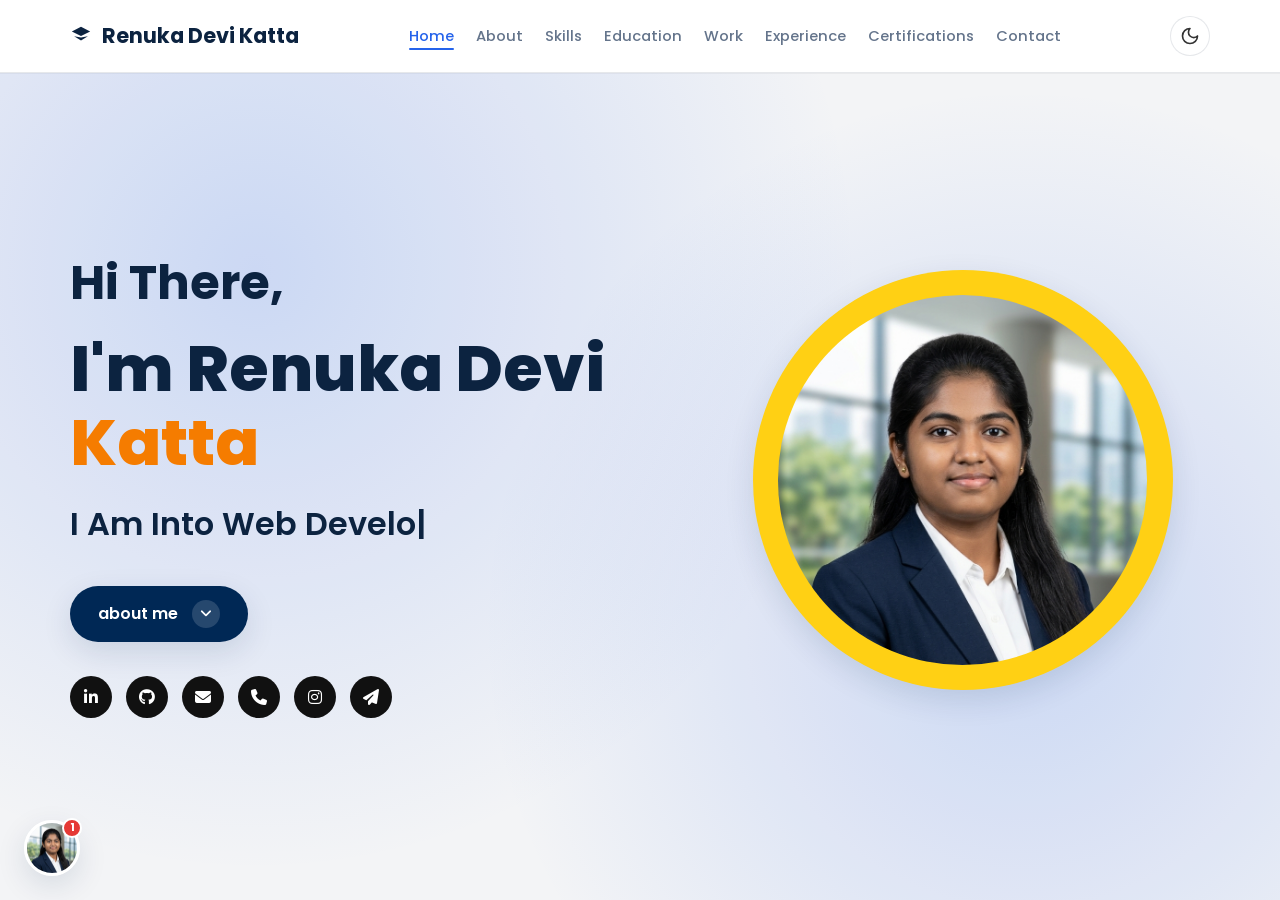
<file: index.html>
<!DOCTYPE html>
<html lang="en">

<head>
    <meta charset="UTF-8">
    <meta name="viewport" content="width=device-width, initial-scale=1.0">
    <title>Renuka Devi Katta | Home</title>
    <meta name="description"
        content="Portfolio of Renuka Devi Katta — Full-stack developer and machine learning enthusiast.">
    <link rel="preconnect" href="https://fonts.googleapis.com">
    <link rel="preconnect" href="https://fonts.gstatic.com" crossorigin>
    <link href="https://fonts.googleapis.com/css2?family=Poppins:wght@400;500;600;700;800&display=swap"
        rel="stylesheet">
    <link rel="stylesheet" href="https://cdnjs.cloudflare.com/ajax/libs/font-awesome/6.5.1/css/all.min.css">
    <link rel="stylesheet" href="portfolio.css">
    <script>(function () { var t = localStorage.getItem("portfolio-theme"); t = (t === "dark") ? "dark" : "light"; document.documentElement.setAttribute("data-theme", t); })();</script>
</head>

<body>
    <header class="site-header">
        <div class="container header-inner">
            <a href="index.html" class="brand">
                <span class="brand-icon" aria-hidden="true">
                    <svg viewBox="0 0 24 24" width="22" height="22" fill="currentColor">
                        <path
                            d="M12 2L2 7l10 5 10-5-10-5zm0 8.5L4.5 7.8 12 12l7.5-4.2L12 10.5zm0 3L4.5 12.3 12 17l7.5-4.7L12 13.5z" />
                    </svg>
                </span>
                Renuka Devi Katta
            </a>
            <nav aria-label="Main navigation">
                <ul class="nav-menu">
                    <li><a href="index.html" class="active">Home</a></li>
                    <li><a href="about.html">About</a></li>
                    <li><a href="skills.html">Skills</a></li>
                    <li><a href="education.html">Education</a></li>
                    <li><a href="projects.html">Work</a></li>
                    <li><a href="experience.html">Experience</a></li>
                    <li><a href="certifications.html">Certifications</a></li>
                    <li><a href="contact.html">Contact</a></li>
                </ul>
            </nav>
            <div class="theme-switcher">
                <button type="button" class="theme-toggle-btn" id="theme-toggle" title="Toggle theme"
                    aria-label="Toggle theme">
                    <svg class="theme-icon sun-icon" viewBox="0 0 24 24" width="20" height="20" fill="none"
                        stroke="currentColor" stroke-width="2" stroke-linecap="round" stroke-linejoin="round">
                        <circle cx="12" cy="12" r="4"></circle>
                        <path
                            d="M12 2v2M12 20v2M4.93 4.93l1.41 1.41M17.66 17.66l1.41 1.41M2 12h2M20 12h2M6.34 17.66l-1.41 1.41M19.07 4.93l-1.41 1.41">
                        </path>
                    </svg>
                    <svg class="theme-icon moon-icon" viewBox="0 0 24 24" width="20" height="20" fill="none"
                        stroke="currentColor" stroke-width="2" stroke-linecap="round" stroke-linejoin="round">
                        <path d="M12 3a6 6 0 0 0 9 9 9 9 0 1 1-9-9z"></path>
                    </svg>
                </button>
            </div>
        </div>
    </header>

    <main class="home-hero">
        <div class="network-bg" aria-hidden="true"></div>
        <div class="container hero-grid">
            <div class="hero-content">
                <p class="greeting">Hi There,</p>
                <h1>I'm Renuka Devi <span class="name-highlight">Katta</span></h1>
                <p class="role-line">
                    I Am Into <span class="typing-text" id="typing-text"></span><span class="typing-cursor">|</span>
                </p>
                <a href="about.html" class="about-btn">
                    about me
                    <span class="btn-arrow"><i class="fa-solid fa-angle-down"></i></span>
                </a>
                <div class="social-links">
                    <a href="https://www.linkedin.com/in/renuka-devi-5352342a4/" target="_blank"
                        rel="noopener noreferrer" aria-label="LinkedIn"><i class="fa-brands fa-linkedin-in"></i></a>
                    <a href="https://github.com/Renukadevi9" target="_blank" rel="noopener noreferrer"
                        aria-label="GitHub"><i class="fa-brands fa-github"></i></a>
                    <a href="mailto:kattarenukadevi757@gmail.com" aria-label="Email"><i
                            class="fa-solid fa-envelope"></i></a>
                    <a href="tel:+918688977588" aria-label="Phone"><i class="fa-solid fa-phone"></i></a>
                    <a href="https://www.instagram.com/renukadevikatta09/" target="_blank" rel="noopener noreferrer"
                        aria-label="Instagram"><i class="fa-brands fa-instagram"></i></a>
                    <a href="contact.html" aria-label="Contact"><i class="fa-solid fa-paper-plane"></i></a>
                </div>
            </div>
            <div class="hero-visual">
                <div class="avatar-ring">
                    <div class="avatar-circle">
                        <img src="renuai.png" alt="Renuka Devi Katta" class="avatar-img">
                    </div>
                </div>
            </div>
        </div>
    </main>

    <a href="contact.html" class="chat-fab" aria-label="Contact me">
        <span class="chat-avatar">
            <img src="renuai.png" alt="Renuka Devi Katta"
                style="width: 100%; height: 100%; object-fit: cover; display: block;">
        </span>
        <span class="chat-badge">1</span>
    </a>

    <script src="theme.js"></script>
    <script>
        const words = ["Web Development", "Full Stack Development", "Machine Learning"];
        const typingEl = document.getElementById("typing-text");
        let wordIndex = 0;
        let charIndex = 0;
        let deleting = false;

        function typeEffect() {
            const currentWord = words[wordIndex];
            if (!deleting) {
                typingEl.textContent = currentWord.slice(0, charIndex + 1);
                charIndex++;
                if (charIndex === currentWord.length) {
                    deleting = true;
                    setTimeout(typeEffect, 1800);
                    return;
                }
            } else {
                typingEl.textContent = currentWord.slice(0, charIndex - 1);
                charIndex--;
                if (charIndex === 0) {
                    deleting = false;
                    wordIndex = (wordIndex + 1) % words.length;
                }
            }
            setTimeout(typeEffect, deleting ? 70 : 120);
        }

        typeEffect();
    </script>
</body>

</html>
</file>
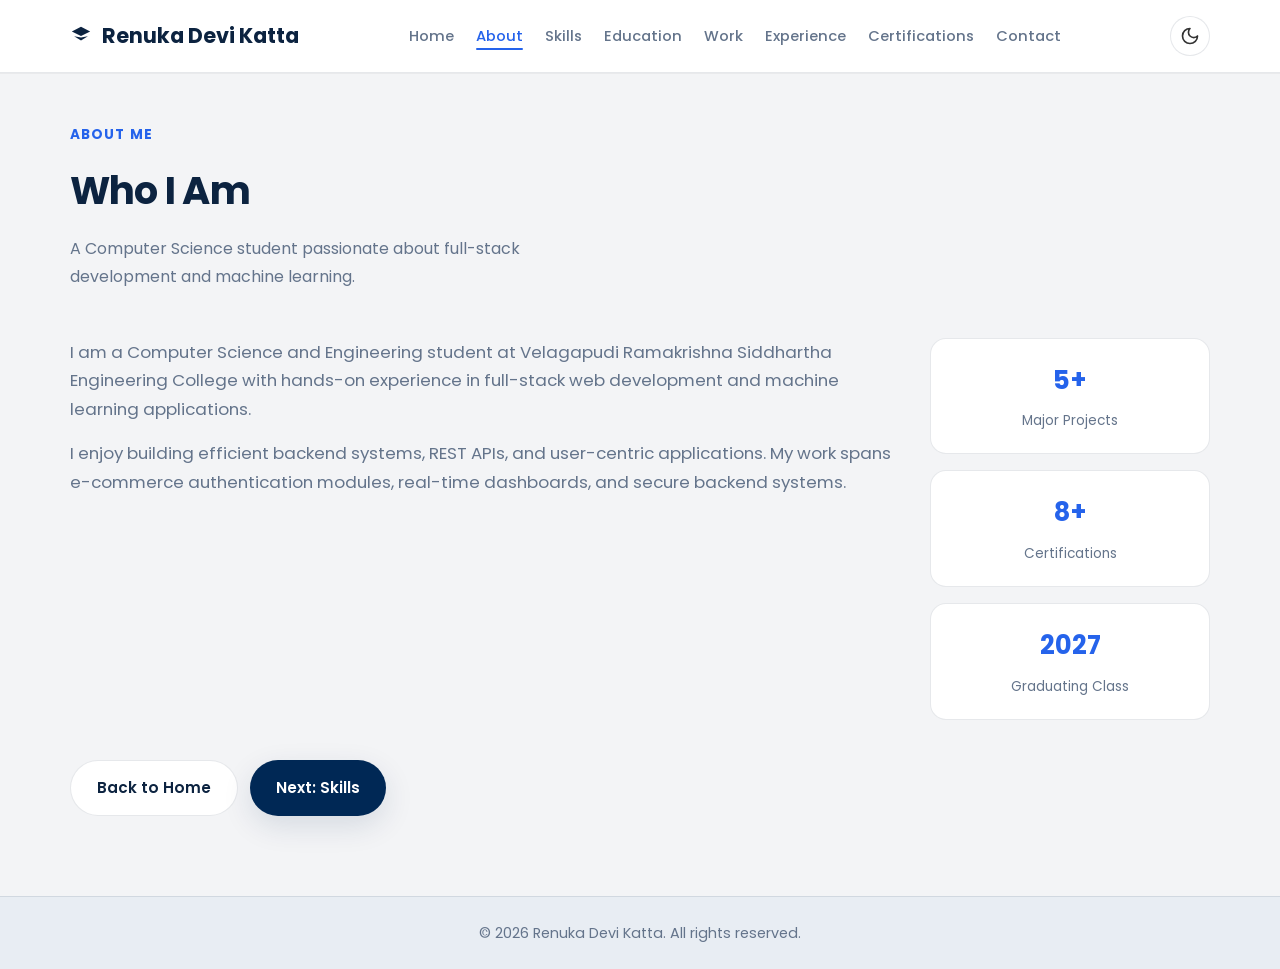
<file: about.html>
<!DOCTYPE html>
<html lang="en">
<head>
    <meta charset="UTF-8">
    <meta name="viewport" content="width=device-width, initial-scale=1.0">
    <title>About | Renuka Devi Katta</title>
    <link rel="preconnect" href="https://fonts.googleapis.com">
    <link rel="preconnect" href="https://fonts.gstatic.com" crossorigin>
    <link href="https://fonts.googleapis.com/css2?family=Poppins:wght@400;500;600;700;800&display=swap" rel="stylesheet">
    <link rel="stylesheet" href="portfolio.css">
    <script>(function(){var t=localStorage.getItem("portfolio-theme");t=(t==="dark")?"dark":"light";document.documentElement.setAttribute("data-theme",t);})();</script>
</head>
<body>
    <header class="site-header">
        <div class="container header-inner">
            <a href="index.html" class="brand">
                <span class="brand-icon" aria-hidden="true">
                    <svg viewBox="0 0 24 24" width="22" height="22" fill="currentColor">
                        <path d="M12 2L2 7l10 5 10-5-10-5zm0 8.5L4.5 7.8 12 12l7.5-4.2L12 10.5zm0 3L4.5 12.3 12 17l7.5-4.7L12 13.5z"/>
                    </svg>
                </span>
                Renuka Devi Katta
            </a>
            <nav aria-label="Main navigation">
                <ul class="nav-menu">
                    <li><a href="index.html">Home</a></li>
                    <li><a href="about.html" class="active">About</a></li>
                    <li><a href="skills.html">Skills</a></li>
                    <li><a href="education.html">Education</a></li>
                    <li><a href="projects.html">Work</a></li>
                    <li><a href="experience.html">Experience</a></li>
                    <li><a href="certifications.html">Certifications</a></li>
                    <li><a href="contact.html">Contact</a></li>
                </ul>
            </nav>
            <div class="theme-switcher">
                <button type="button" class="theme-toggle-btn" id="theme-toggle" title="Toggle theme" aria-label="Toggle theme">
                    <svg class="theme-icon sun-icon" viewBox="0 0 24 24" width="20" height="20" fill="none" stroke="currentColor" stroke-width="2" stroke-linecap="round" stroke-linejoin="round">
                        <circle cx="12" cy="12" r="4"></circle>
                        <path d="M12 2v2M12 20v2M4.93 4.93l1.41 1.41M17.66 17.66l1.41 1.41M2 12h2M20 12h2M6.34 17.66l-1.41 1.41M19.07 4.93l-1.41 1.41"></path>
                    </svg>
                    <svg class="theme-icon moon-icon" viewBox="0 0 24 24" width="20" height="20" fill="none" stroke="currentColor" stroke-width="2" stroke-linecap="round" stroke-linejoin="round">
                        <path d="M12 3a6 6 0 0 0 9 9 9 9 0 1 1-9-9z"></path>
                    </svg>
                </button>
            </div>
        </div>
    </header>

    <main class="page-main">
        <div class="container">
            <div class="page-header">
                <span class="section-label">About Me</span>
                <h1 class="section-title">Who I Am</h1>
                <p>A Computer Science student passionate about full-stack development and machine learning.</p>
            </div>
            <div class="about-grid">
                <div class="about-text">
                    <p>I am a Computer Science and Engineering student at Velagapudi Ramakrishna Siddhartha Engineering College with hands-on experience in full-stack web development and machine learning applications.</p>
                    <p>I enjoy building efficient backend systems, REST APIs, and user-centric applications. My work spans e-commerce authentication modules, real-time dashboards, and secure backend systems.</p>
                </div>
                <div class="about-highlights">
                    <div class="highlight-item"><strong>5+</strong><span>Major Projects</span></div>
                    <div class="highlight-item"><strong>8+</strong><span>Certifications</span></div>
                    <div class="highlight-item"><strong>2027</strong><span>Graduating Class</span></div>
                </div>
            </div>
            <div class="page-nav">
                <a href="index.html" class="btn btn-outline">Back to Home</a>
                <a href="skills.html" class="btn btn-primary">Next: Skills</a>
            </div>
        </div>
    </main>

    <footer class="footer"><div class="container"><p>&copy; 2026 Renuka Devi Katta. All rights reserved.</p></div></footer>
    <script src="theme.js"></script>
</body>
</html>
</file>
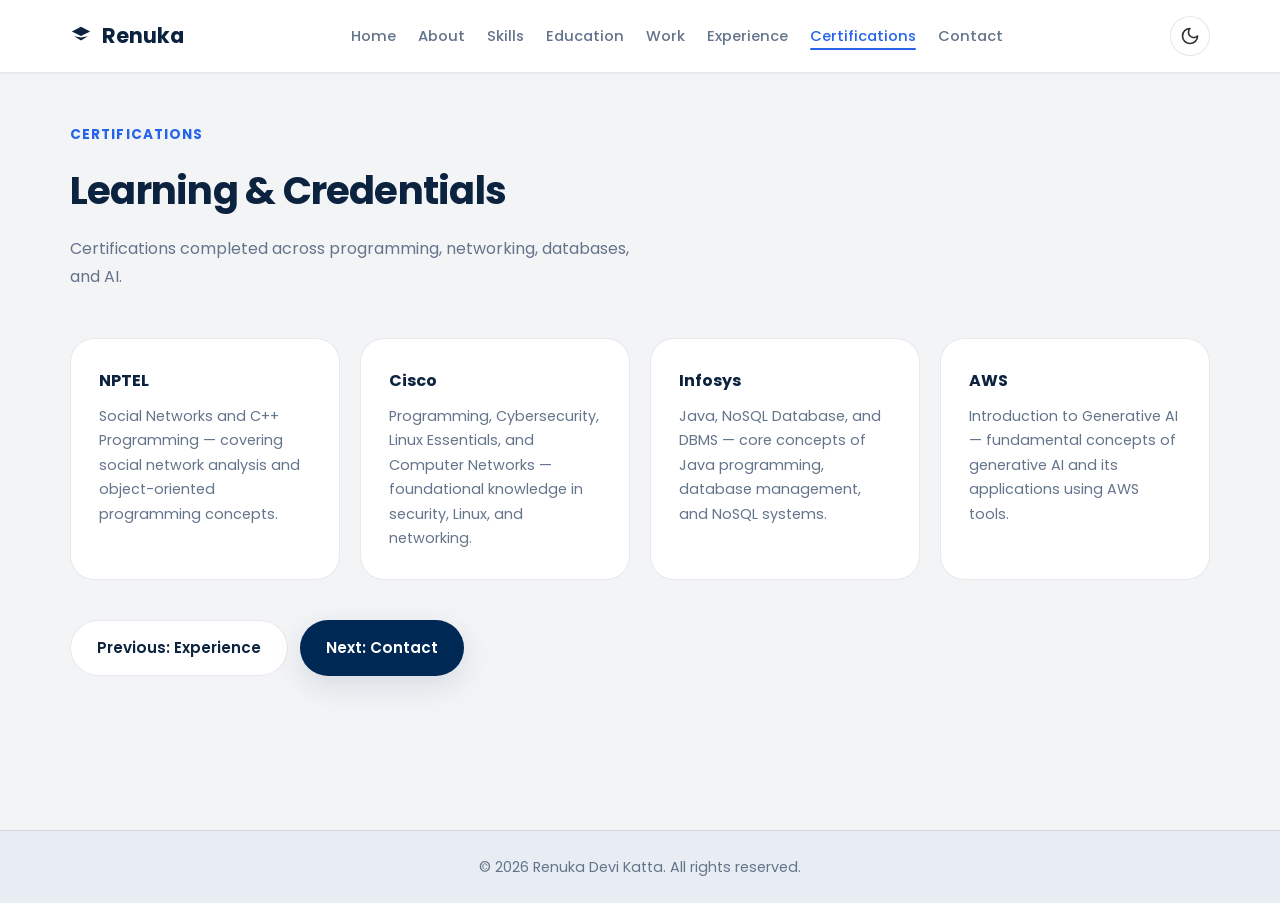
<file: certifications.html>
<!DOCTYPE html>
<html lang="en">
<head>
    <meta charset="UTF-8">
    <meta name="viewport" content="width=device-width, initial-scale=1.0">
    <title>Certifications | Renuka Devi Katta</title>
    <link rel="preconnect" href="https://fonts.googleapis.com">
    <link rel="preconnect" href="https://fonts.gstatic.com" crossorigin>
    <link href="https://fonts.googleapis.com/css2?family=Poppins:wght@400;500;600;700;800&display=swap" rel="stylesheet">
    <link rel="stylesheet" href="portfolio.css">
    <script>(function(){var t=localStorage.getItem("portfolio-theme");t=(t==="dark")?"dark":"light";document.documentElement.setAttribute("data-theme",t);})();</script>
</head>
<body>
    <header class="site-header">
        <div class="container header-inner">
            <a href="index.html" class="brand">
                <span class="brand-icon" aria-hidden="true">
                    <svg viewBox="0 0 24 24" width="22" height="22" fill="currentColor">
                        <path d="M12 2L2 7l10 5 10-5-10-5zm0 8.5L4.5 7.8 12 12l7.5-4.2L12 10.5zm0 3L4.5 12.3 12 17l7.5-4.7L12 13.5z"/>
                    </svg>
                </span>
                Renuka
            </a>
            <nav aria-label="Main navigation">
                <ul class="nav-menu">
                    <li><a href="index.html">Home</a></li>
                    <li><a href="about.html">About</a></li>
                    <li><a href="skills.html">Skills</a></li>
                    <li><a href="education.html">Education</a></li>
                    <li><a href="projects.html">Work</a></li>
                    <li><a href="experience.html">Experience</a></li>
                    <li><a href="certifications.html" class="active">Certifications</a></li>
                    <li><a href="contact.html">Contact</a></li>
                </ul>
            </nav>
            <div class="theme-switcher">
                <button type="button" class="theme-toggle-btn" id="theme-toggle" title="Toggle theme" aria-label="Toggle theme">
                    <svg class="theme-icon sun-icon" viewBox="0 0 24 24" width="20" height="20" fill="none" stroke="currentColor" stroke-width="2" stroke-linecap="round" stroke-linejoin="round">
                        <circle cx="12" cy="12" r="4"></circle>
                        <path d="M12 2v2M12 20v2M4.93 4.93l1.41 1.41M17.66 17.66l1.41 1.41M2 12h2M20 12h2M6.34 17.66l-1.41 1.41M19.07 4.93l-1.41 1.41"></path>
                    </svg>
                    <svg class="theme-icon moon-icon" viewBox="0 0 24 24" width="20" height="20" fill="none" stroke="currentColor" stroke-width="2" stroke-linecap="round" stroke-linejoin="round">
                        <path d="M12 3a6 6 0 0 0 9 9 9 9 0 1 1-9-9z"></path>
                    </svg>
                </button>
            </div>
        </div>
    </header>

    <main class="page-main">
        <div class="container">
            <div class="page-header">
                <span class="section-label">Certifications</span>
                <h1 class="section-title">Learning &amp; Credentials</h1>
                <p>Certifications completed across programming, networking, databases, and AI.</p>
            </div>
            <div class="cert-grid">
                <article class="card cert-card">
                    <h3>NPTEL</h3>
                    <p>Social Networks and C++ Programming — covering social network analysis and object-oriented programming concepts.</p>
                </article>
                <article class="card cert-card">
                    <h3>Cisco</h3>
                    <p>Programming, Cybersecurity, Linux Essentials, and Computer Networks — foundational knowledge in security, Linux, and networking.</p>
                </article>
                <article class="card cert-card">
                    <h3>Infosys</h3>
                    <p>Java, NoSQL Database, and DBMS — core concepts of Java programming, database management, and NoSQL systems.</p>
                </article>
                <article class="card cert-card">
                    <h3>AWS</h3>
                    <p>Introduction to Generative AI — fundamental concepts of generative AI and its applications using AWS tools.</p>
                </article>
            </div>
            <div class="page-nav">
                <a href="experience.html" class="btn btn-outline">Previous: Experience</a>
                <a href="contact.html" class="btn btn-primary">Next: Contact</a>
            </div>
        </div>
    </main>

    <footer class="footer"><div class="container"><p>&copy; 2026 Renuka Devi Katta. All rights reserved.</p></div></footer>
    <script src="theme.js"></script>
</body>
</html>
</file>
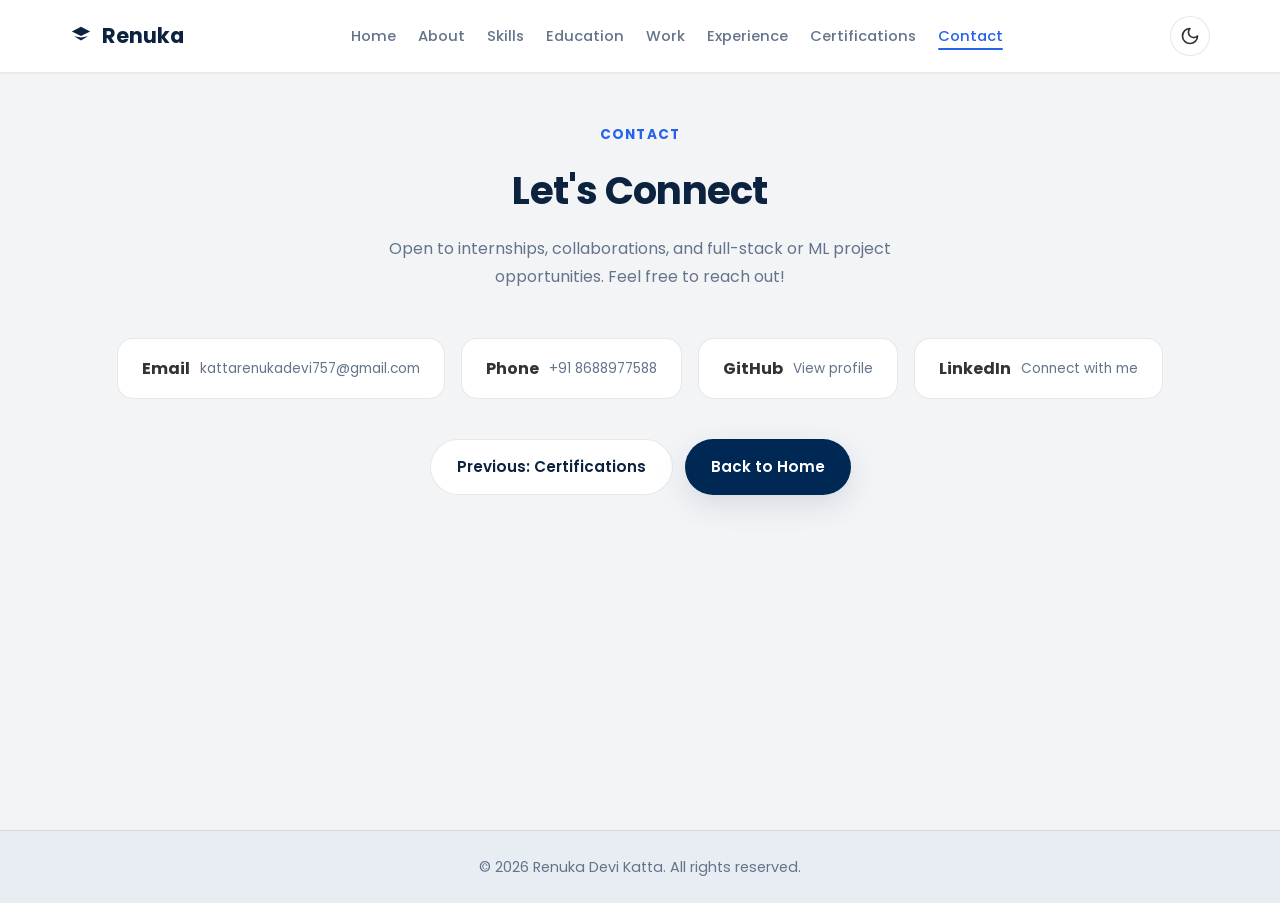
<file: contact.html>
<!DOCTYPE html>
<html lang="en">

<head>
    <meta charset="UTF-8">
    <meta name="viewport" content="width=device-width, initial-scale=1.0">
    <title>Contact | Renuka Devi Katta</title>
    <link rel="preconnect" href="https://fonts.googleapis.com">
    <link rel="preconnect" href="https://fonts.gstatic.com" crossorigin>
    <link href="https://fonts.googleapis.com/css2?family=Poppins:wght@400;500;600;700;800&display=swap"
        rel="stylesheet">
    <link rel="stylesheet" href="portfolio.css">
    <script>(function () { var t = localStorage.getItem("portfolio-theme"); t = (t === "dark") ? "dark" : "light"; document.documentElement.setAttribute("data-theme", t); })();</script>
</head>

<body>
    <header class="site-header">
        <div class="container header-inner">
            <a href="index.html" class="brand">
                <span class="brand-icon" aria-hidden="true">
                    <svg viewBox="0 0 24 24" width="22" height="22" fill="currentColor">
                        <path
                            d="M12 2L2 7l10 5 10-5-10-5zm0 8.5L4.5 7.8 12 12l7.5-4.2L12 10.5zm0 3L4.5 12.3 12 17l7.5-4.7L12 13.5z" />
                    </svg>
                </span>
                Renuka
            </a>
            <nav aria-label="Main navigation">
                <ul class="nav-menu">
                    <li><a href="index.html">Home</a></li>
                    <li><a href="about.html">About</a></li>
                    <li><a href="skills.html">Skills</a></li>
                    <li><a href="education.html">Education</a></li>
                    <li><a href="projects.html">Work</a></li>
                    <li><a href="experience.html">Experience</a></li>
                    <li><a href="certifications.html">Certifications</a></li>
                    <li><a href="contact.html" class="active">Contact</a></li>
                </ul>
            </nav>
            <div class="theme-switcher">
                <button type="button" class="theme-toggle-btn" id="theme-toggle" title="Toggle theme"
                    aria-label="Toggle theme">
                    <svg class="theme-icon sun-icon" viewBox="0 0 24 24" width="20" height="20" fill="none"
                        stroke="currentColor" stroke-width="2" stroke-linecap="round" stroke-linejoin="round">
                        <circle cx="12" cy="12" r="4"></circle>
                        <path
                            d="M12 2v2M12 20v2M4.93 4.93l1.41 1.41M17.66 17.66l1.41 1.41M2 12h2M20 12h2M6.34 17.66l-1.41 1.41M19.07 4.93l-1.41 1.41">
                        </path>
                    </svg>
                    <svg class="theme-icon moon-icon" viewBox="0 0 24 24" width="20" height="20" fill="none"
                        stroke="currentColor" stroke-width="2" stroke-linecap="round" stroke-linejoin="round">
                        <path d="M12 3a6 6 0 0 0 9 9 9 9 0 1 1-9-9z"></path>
                    </svg>
                </button>
            </div>
        </div>
    </header>

    <main class="page-main">
        <div class="container contact-section">
            <div class="page-header">
                <span class="section-label">Contact</span>
                <h1 class="section-title">Let's Connect</h1>
                <p class="contact-intro">Open to internships, collaborations, and full-stack or ML project
                    opportunities. Feel free to reach out!</p>
            </div>
            <div class="contact-links">
                <a href="mailto:kattarenukadevi757@gmail.com" class="contact-link">
                    <strong>Email</strong><span>kattarenukadevi757@gmail.com</span>
                </a>
                <a href="tel:+918688977588" class="contact-link">
                    <strong>Phone</strong><span>+91 8688977588</span>
                </a>
                <a href="https://github.com/" class="contact-link" target="_blank" rel="noopener noreferrer">
                    <strong>GitHub</strong><span>View profile</span>
                </a>
                <a href="https://linkedin.com/" class="contact-link" target="_blank" rel="noopener noreferrer">
                    <strong>LinkedIn</strong><span>Connect with me</span>
                </a>
            </div>
            <div class="page-nav center">
                <a href="certifications.html" class="btn btn-outline">Previous: Certifications</a>
                <a href="index.html" class="btn btn-primary">Back to Home</a>
            </div>
        </div>
    </main>

    <footer class="footer">
        <div class="container">
            <p>&copy; 2026 Renuka Devi Katta. All rights reserved.</p>
        </div>
    </footer>
    <script src="theme.js"></script>
</body>

</html>
</file>
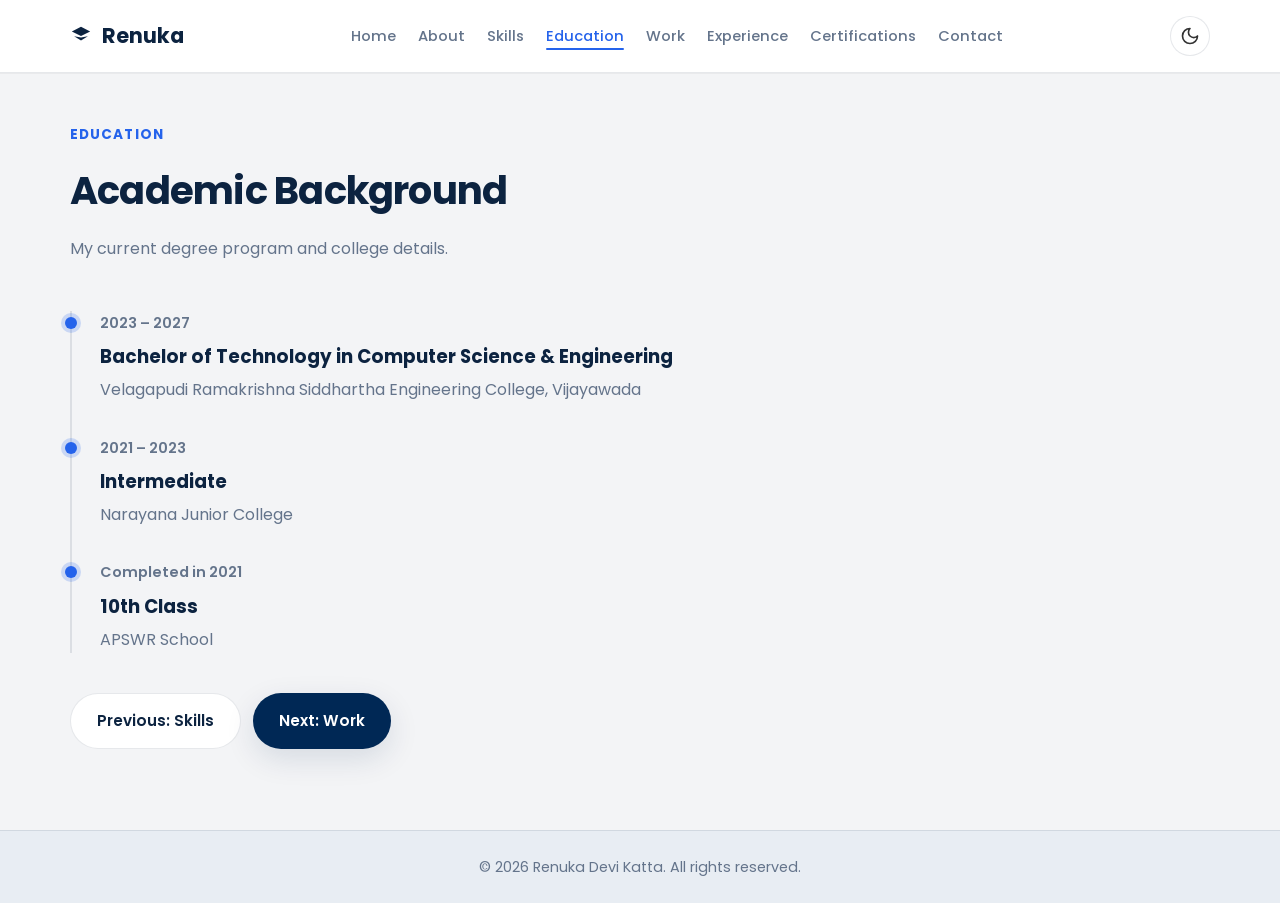
<file: education.html>
<!DOCTYPE html>
<html lang="en">
<head>
    <meta charset="UTF-8">
    <meta name="viewport" content="width=device-width, initial-scale=1.0">
    <title>Education | Renuka Devi Katta</title>
    <link rel="preconnect" href="https://fonts.googleapis.com">
    <link rel="preconnect" href="https://fonts.gstatic.com" crossorigin>
    <link href="https://fonts.googleapis.com/css2?family=Poppins:wght@400;500;600;700;800&display=swap" rel="stylesheet">
    <link rel="stylesheet" href="portfolio.css">
    <script>(function(){var t=localStorage.getItem("portfolio-theme");t=(t==="dark")?"dark":"light";document.documentElement.setAttribute("data-theme",t);})();</script>
</head>
<body>
    <header class="site-header">
        <div class="container header-inner">
            <a href="index.html" class="brand">
                <span class="brand-icon" aria-hidden="true">
                    <svg viewBox="0 0 24 24" width="22" height="22" fill="currentColor">
                        <path d="M12 2L2 7l10 5 10-5-10-5zm0 8.5L4.5 7.8 12 12l7.5-4.2L12 10.5zm0 3L4.5 12.3 12 17l7.5-4.7L12 13.5z"/>
                    </svg>
                </span>
                Renuka
            </a>
            <nav aria-label="Main navigation">
                <ul class="nav-menu">
                    <li><a href="index.html">Home</a></li>
                    <li><a href="about.html">About</a></li>
                    <li><a href="skills.html">Skills</a></li>
                    <li><a href="education.html" class="active">Education</a></li>
                    <li><a href="projects.html">Work</a></li>
                    <li><a href="experience.html">Experience</a></li>
                    <li><a href="certifications.html">Certifications</a></li>
                    <li><a href="contact.html">Contact</a></li>
                </ul>
            </nav>
            <div class="theme-switcher">
                <button type="button" class="theme-toggle-btn" id="theme-toggle" title="Toggle theme" aria-label="Toggle theme">
                    <svg class="theme-icon sun-icon" viewBox="0 0 24 24" width="20" height="20" fill="none" stroke="currentColor" stroke-width="2" stroke-linecap="round" stroke-linejoin="round">
                        <circle cx="12" cy="12" r="4"></circle>
                        <path d="M12 2v2M12 20v2M4.93 4.93l1.41 1.41M17.66 17.66l1.41 1.41M2 12h2M20 12h2M6.34 17.66l-1.41 1.41M19.07 4.93l-1.41 1.41"></path>
                    </svg>
                    <svg class="theme-icon moon-icon" viewBox="0 0 24 24" width="20" height="20" fill="none" stroke="currentColor" stroke-width="2" stroke-linecap="round" stroke-linejoin="round">
                        <path d="M12 3a6 6 0 0 0 9 9 9 9 0 1 1-9-9z"></path>
                    </svg>
                </button>
            </div>
        </div>
    </header>

    <main class="page-main">
        <div class="container">
            <div class="page-header">
                <span class="section-label">Education</span>
                <h1 class="section-title">Academic Background</h1>
                <p>My current degree program and college details.</p>
            </div>
            <div class="timeline">
                <article class="timeline-item">
                    <p class="timeline-date">2023 – 2027</p>
                    <h3>Bachelor of Technology in Computer Science &amp; Engineering</h3>
                    <p>Velagapudi Ramakrishna Siddhartha Engineering College, Vijayawada</p>
                </article>
                <article class="timeline-item">
                    <p class="timeline-date">2021 – 2023</p>
                    <h3>Intermediate</h3>
                    <p>Narayana Junior College</p>
                </article>
                <article class="timeline-item">
                    <p class="timeline-date">Completed in 2021</p>
                    <h3>10th Class</h3>
                    <p>APSWR School</p>
                </article>
            </div>
            <div class="page-nav">
                <a href="skills.html" class="btn btn-outline">Previous: Skills</a>
                <a href="projects.html" class="btn btn-primary">Next: Work</a>
            </div>
        </div>
    </main>

    <footer class="footer"><div class="container"><p>&copy; 2026 Renuka Devi Katta. All rights reserved.</p></div></footer>
    <script src="theme.js"></script>
</body>
</html>
</file>
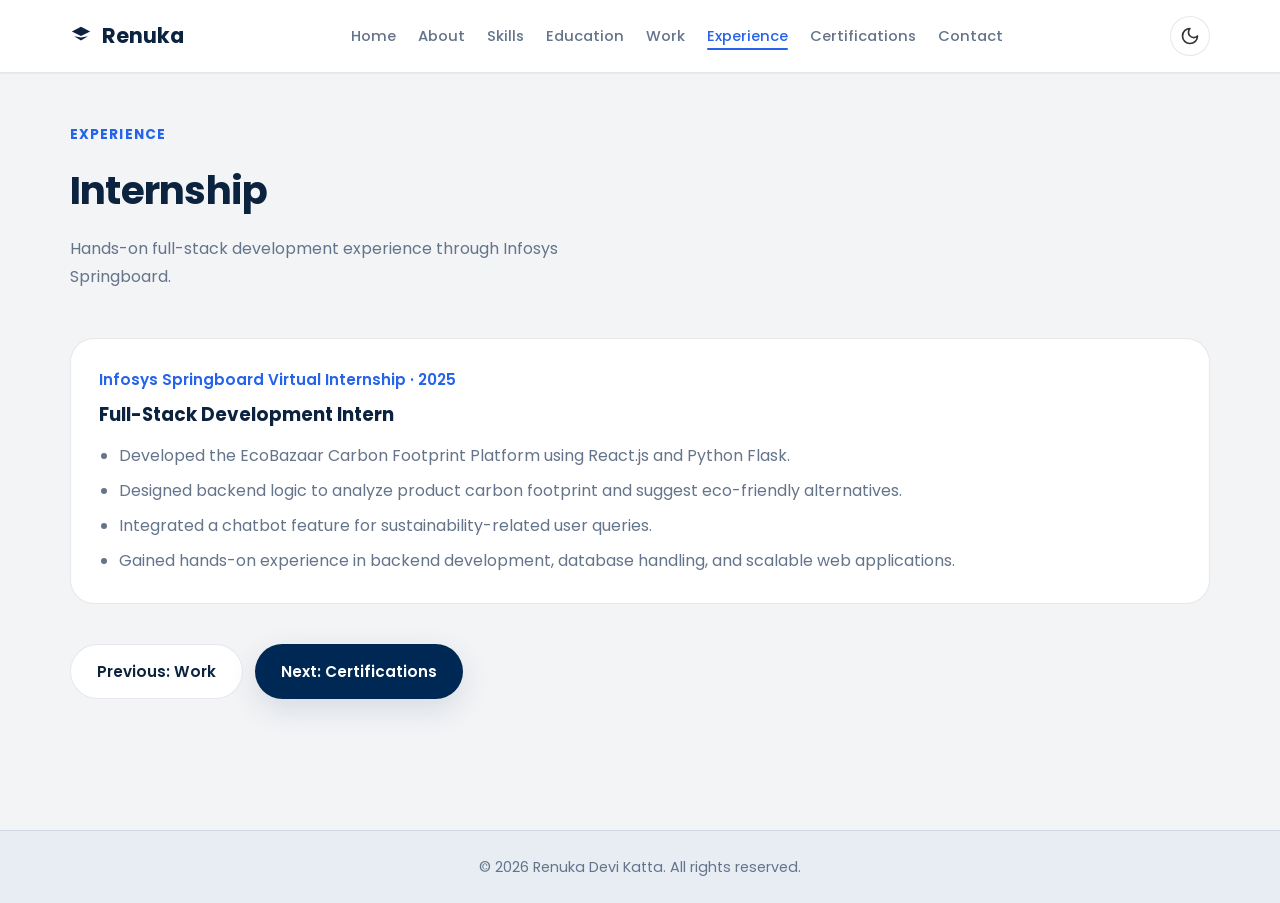
<file: experience.html>
<!DOCTYPE html>
<html lang="en">
<head>
    <meta charset="UTF-8">
    <meta name="viewport" content="width=device-width, initial-scale=1.0">
    <title>Experience | Renuka Devi Katta</title>
    <link rel="preconnect" href="https://fonts.googleapis.com">
    <link rel="preconnect" href="https://fonts.gstatic.com" crossorigin>
    <link href="https://fonts.googleapis.com/css2?family=Poppins:wght@400;500;600;700;800&display=swap" rel="stylesheet">
    <link rel="stylesheet" href="portfolio.css">
    <script>(function(){var t=localStorage.getItem("portfolio-theme");t=(t==="dark")?"dark":"light";document.documentElement.setAttribute("data-theme",t);})();</script>
</head>
<body>
    <header class="site-header">
        <div class="container header-inner">
            <a href="index.html" class="brand">
                <span class="brand-icon" aria-hidden="true">
                    <svg viewBox="0 0 24 24" width="22" height="22" fill="currentColor">
                        <path d="M12 2L2 7l10 5 10-5-10-5zm0 8.5L4.5 7.8 12 12l7.5-4.2L12 10.5zm0 3L4.5 12.3 12 17l7.5-4.7L12 13.5z"/>
                    </svg>
                </span>
                Renuka
            </a>
            <nav aria-label="Main navigation">
                <ul class="nav-menu">
                    <li><a href="index.html">Home</a></li>
                    <li><a href="about.html">About</a></li>
                    <li><a href="skills.html">Skills</a></li>
                    <li><a href="education.html">Education</a></li>
                    <li><a href="projects.html">Work</a></li>
                    <li><a href="experience.html" class="active">Experience</a></li>
                    <li><a href="certifications.html">Certifications</a></li>
                    <li><a href="contact.html">Contact</a></li>
                </ul>
            </nav>
            <div class="theme-switcher">
                <button type="button" class="theme-toggle-btn" id="theme-toggle" title="Toggle theme" aria-label="Toggle theme">
                    <svg class="theme-icon sun-icon" viewBox="0 0 24 24" width="20" height="20" fill="none" stroke="currentColor" stroke-width="2" stroke-linecap="round" stroke-linejoin="round">
                        <circle cx="12" cy="12" r="4"></circle>
                        <path d="M12 2v2M12 20v2M4.93 4.93l1.41 1.41M17.66 17.66l1.41 1.41M2 12h2M20 12h2M6.34 17.66l-1.41 1.41M19.07 4.93l-1.41 1.41"></path>
                    </svg>
                    <svg class="theme-icon moon-icon" viewBox="0 0 24 24" width="20" height="20" fill="none" stroke="currentColor" stroke-width="2" stroke-linecap="round" stroke-linejoin="round">
                        <path d="M12 3a6 6 0 0 0 9 9 9 9 0 1 1-9-9z"></path>
                    </svg>
                </button>
            </div>
        </div>
    </header>

    <main class="page-main">
        <div class="container">
            <div class="page-header">
                <span class="section-label">Experience</span>
                <h1 class="section-title">Internship</h1>
                <p>Hands-on full-stack development experience through Infosys Springboard.</p>
            </div>
            <div class="experience-list">
                <article class="card experience-card">
                    <p class="company">Infosys Springboard Virtual Internship · 2025</p>
                    <h3>Full-Stack Development Intern</h3>
                    <ul>
                        <li>Developed the EcoBazaar Carbon Footprint Platform using React.js and Python Flask.</li>
                        <li>Designed backend logic to analyze product carbon footprint and suggest eco-friendly alternatives.</li>
                        <li>Integrated a chatbot feature for sustainability-related user queries.</li>
                        <li>Gained hands-on experience in backend development, database handling, and scalable web applications.</li>
                    </ul>
                </article>
            </div>
            <div class="page-nav">
                <a href="projects.html" class="btn btn-outline">Previous: Work</a>
                <a href="certifications.html" class="btn btn-primary">Next: Certifications</a>
            </div>
        </div>
    </main>

    <footer class="footer"><div class="container"><p>&copy; 2026 Renuka Devi Katta. All rights reserved.</p></div></footer>
    <script src="theme.js"></script>
</body>
</html>
</file>
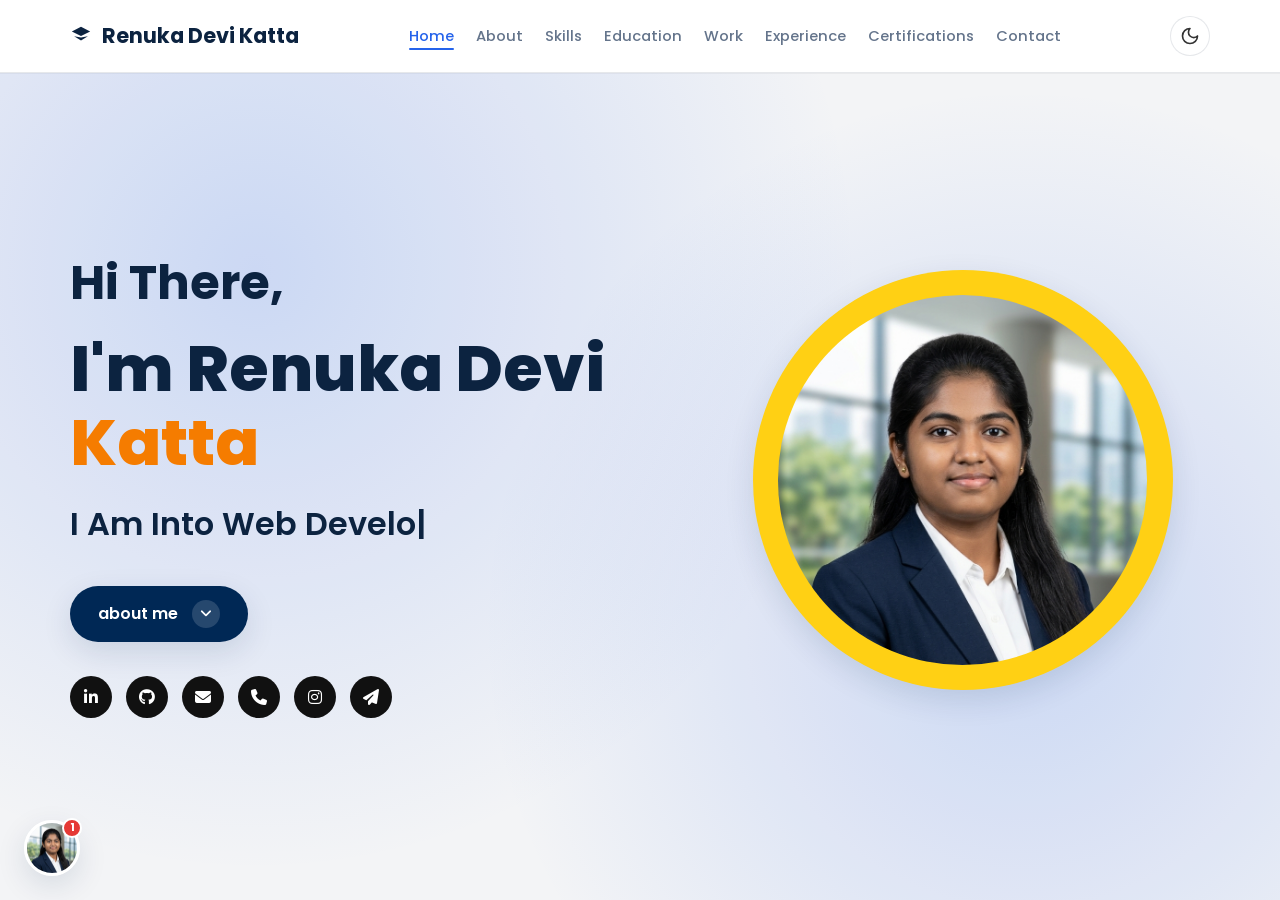
<file: portifolio.html>
<!DOCTYPE html>
<html lang="en">
<head>
    <meta charset="UTF-8">
    <meta http-equiv="refresh" content="0; url=index.html">
    <meta name="viewport" content="width=device-width, initial-scale=1.0">
    <title>Redirecting...</title>
    <script>window.location.replace("index.html");</script>
</head>
<body>
    <p>Redirecting to <a href="index.html">home page</a>...</p>
</body>
</html>
</file>
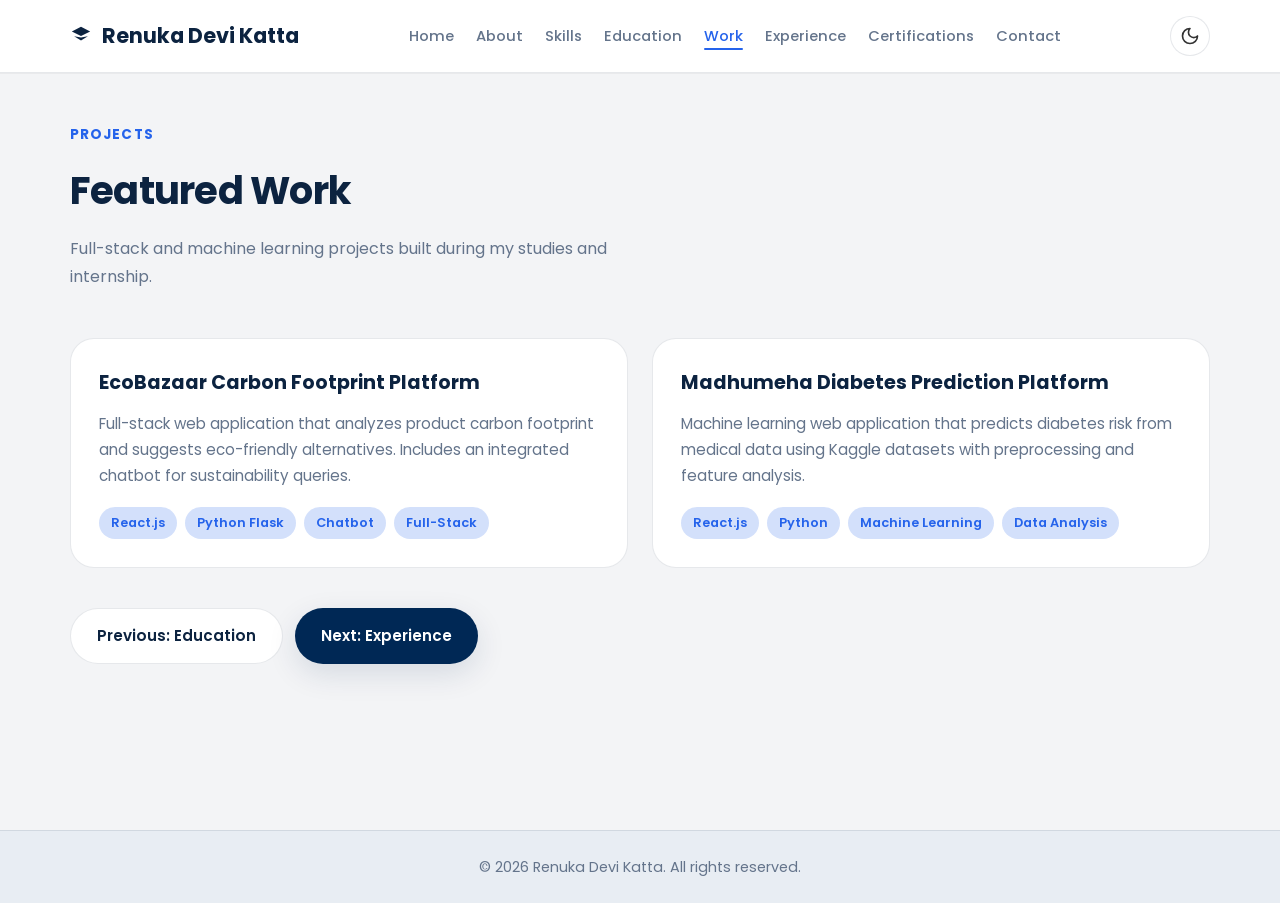
<file: projects.html>
<!DOCTYPE html>
<html lang="en">
<head>
    <meta charset="UTF-8">
    <meta name="viewport" content="width=device-width, initial-scale=1.0">
    <title>Work | Renuka Devi Katta</title>
    <link rel="preconnect" href="https://fonts.googleapis.com">
    <link rel="preconnect" href="https://fonts.gstatic.com" crossorigin>
    <link href="https://fonts.googleapis.com/css2?family=Poppins:wght@400;500;600;700;800&display=swap" rel="stylesheet">
    <link rel="stylesheet" href="portfolio.css">
    <script>(function(){var t=localStorage.getItem("portfolio-theme");t=(t==="dark")?"dark":"light";document.documentElement.setAttribute("data-theme",t);})();</script>
</head>
<body>
    <header class="site-header">
        <div class="container header-inner">
            <a href="index.html" class="brand">
                <span class="brand-icon" aria-hidden="true">
                    <svg viewBox="0 0 24 24" width="22" height="22" fill="currentColor">
                        <path d="M12 2L2 7l10 5 10-5-10-5zm0 8.5L4.5 7.8 12 12l7.5-4.2L12 10.5zm0 3L4.5 12.3 12 17l7.5-4.7L12 13.5z"/>
                    </svg>
                </span>
                Renuka Devi Katta
            </a>
            <nav aria-label="Main navigation">
                <ul class="nav-menu">
                    <li><a href="index.html">Home</a></li>
                    <li><a href="about.html">About</a></li>
                    <li><a href="skills.html">Skills</a></li>
                    <li><a href="education.html">Education</a></li>
                    <li><a href="projects.html" class="active">Work</a></li>
                    <li><a href="experience.html">Experience</a></li>
                    <li><a href="certifications.html">Certifications</a></li>
                    <li><a href="contact.html">Contact</a></li>
                </ul>
            </nav>
            <div class="theme-switcher">
                <button type="button" class="theme-toggle-btn" id="theme-toggle" title="Toggle theme" aria-label="Toggle theme">
                    <svg class="theme-icon sun-icon" viewBox="0 0 24 24" width="20" height="20" fill="none" stroke="currentColor" stroke-width="2" stroke-linecap="round" stroke-linejoin="round">
                        <circle cx="12" cy="12" r="4"></circle>
                        <path d="M12 2v2M12 20v2M4.93 4.93l1.41 1.41M17.66 17.66l1.41 1.41M2 12h2M20 12h2M6.34 17.66l-1.41 1.41M19.07 4.93l-1.41 1.41"></path>
                    </svg>
                    <svg class="theme-icon moon-icon" viewBox="0 0 24 24" width="20" height="20" fill="none" stroke="currentColor" stroke-width="2" stroke-linecap="round" stroke-linejoin="round">
                        <path d="M12 3a6 6 0 0 0 9 9 9 9 0 1 1-9-9z"></path>
                    </svg>
                </button>
            </div>
        </div>
    </header>

    <main class="page-main">
        <div class="container">
            <div class="page-header">
                <span class="section-label">Projects</span>
                <h1 class="section-title">Featured Work</h1>
                <p>Full-stack and machine learning projects built during my studies and internship.</p>
            </div>
            <div class="projects-grid">
                <article class="card project-card">
                    <h3>EcoBazaar Carbon Footprint Platform</h3>
                    <p>Full-stack web application that analyzes product carbon footprint and suggests eco-friendly alternatives. Includes an integrated chatbot for sustainability queries.</p>
                    <div class="project-tech">
                        <span class="tech-badge">React.js</span><span class="tech-badge">Python Flask</span>
                        <span class="tech-badge">Chatbot</span><span class="tech-badge">Full-Stack</span>
                    </div>
                </article>
                <article class="card project-card">
                    <h3>Madhumeha Diabetes Prediction Platform</h3>
                    <p>Machine learning web application that predicts diabetes risk from medical data using Kaggle datasets with preprocessing and feature analysis.</p>
                    <div class="project-tech">
                        <span class="tech-badge">React.js</span><span class="tech-badge">Python</span>
                        <span class="tech-badge">Machine Learning</span><span class="tech-badge">Data Analysis</span>
                    </div>
                </article>
            </div>
            <div class="page-nav">
                <a href="education.html" class="btn btn-outline">Previous: Education</a>
                <a href="experience.html" class="btn btn-primary">Next: Experience</a>
            </div>
        </div>
    </main>

    <footer class="footer"><div class="container"><p>&copy; 2026 Renuka Devi Katta. All rights reserved.</p></div></footer>
    <script src="theme.js"></script>
</body>
</html>
</file>
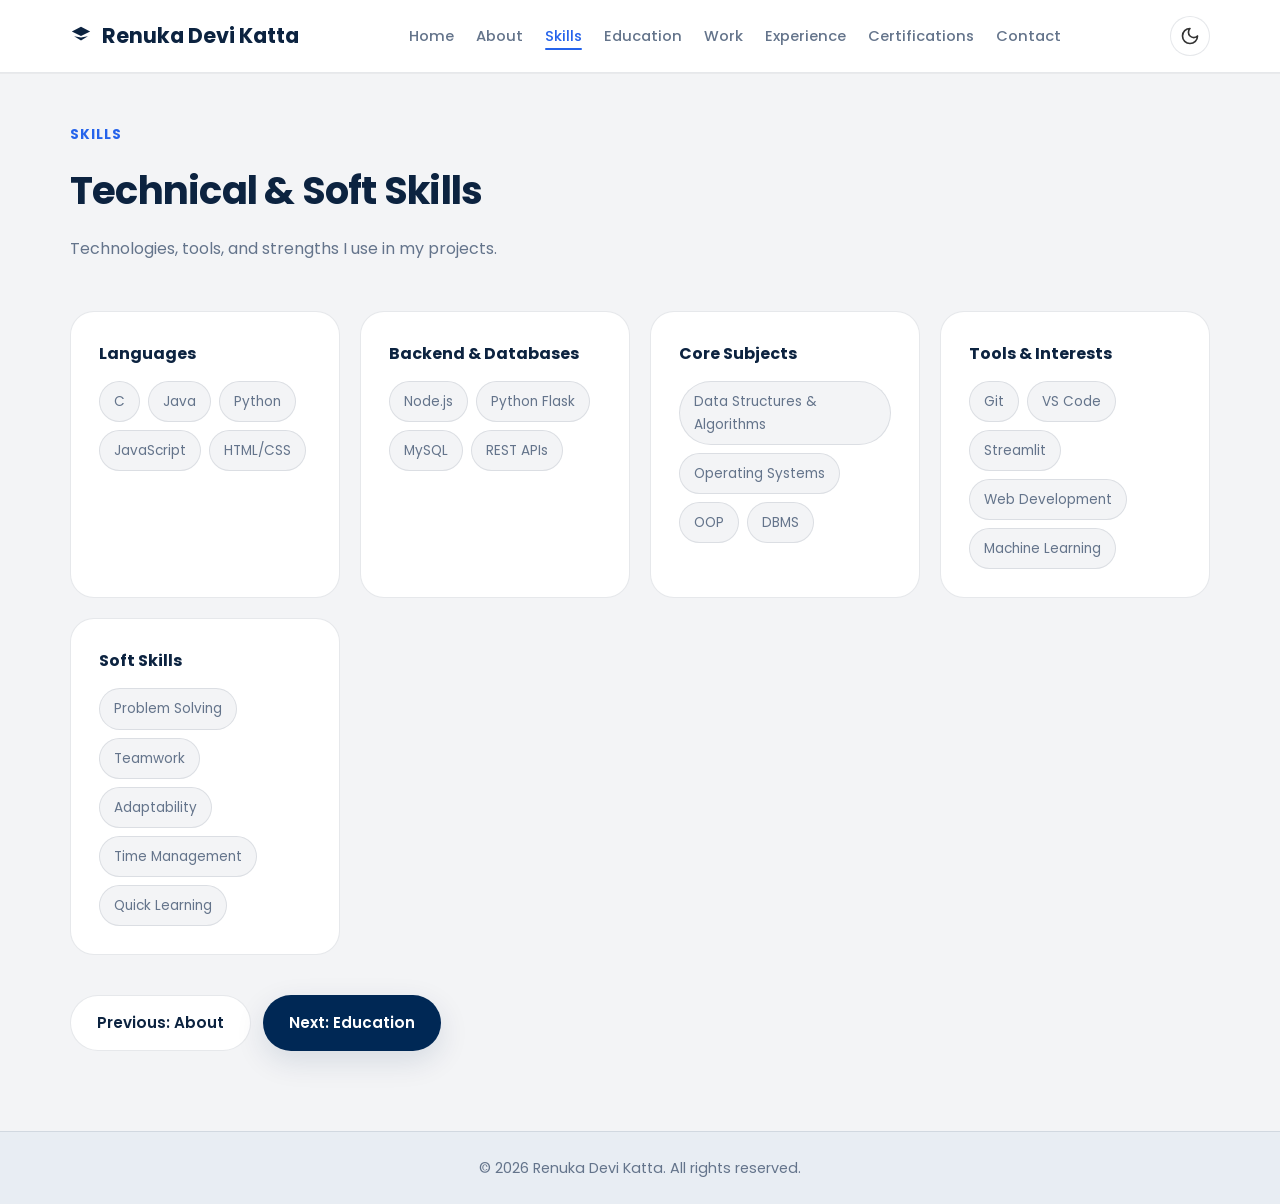
<file: skills.html>
<!DOCTYPE html>
<html lang="en">
<head>
    <meta charset="UTF-8">
    <meta name="viewport" content="width=device-width, initial-scale=1.0">
    <title>Skills | Renuka Devi Katta</title>
    <link rel="preconnect" href="https://fonts.googleapis.com">
    <link rel="preconnect" href="https://fonts.gstatic.com" crossorigin>
    <link href="https://fonts.googleapis.com/css2?family=Poppins:wght@400;500;600;700;800&display=swap" rel="stylesheet">
    <link rel="stylesheet" href="portfolio.css">
    <script>(function(){var t=localStorage.getItem("portfolio-theme");t=(t==="dark")?"dark":"light";document.documentElement.setAttribute("data-theme",t);})();</script>
</head>
<body>
    <header class="site-header">
        <div class="container header-inner">
            <a href="index.html" class="brand">
                <span class="brand-icon" aria-hidden="true">
                    <svg viewBox="0 0 24 24" width="22" height="22" fill="currentColor">
                        <path d="M12 2L2 7l10 5 10-5-10-5zm0 8.5L4.5 7.8 12 12l7.5-4.2L12 10.5zm0 3L4.5 12.3 12 17l7.5-4.7L12 13.5z"/>
                    </svg>
                </span>
                Renuka Devi Katta
            </a>
            <nav aria-label="Main navigation">
                <ul class="nav-menu">
                    <li><a href="index.html">Home</a></li>
                    <li><a href="about.html">About</a></li>
                    <li><a href="skills.html" class="active">Skills</a></li>
                    <li><a href="education.html">Education</a></li>
                    <li><a href="projects.html">Work</a></li>
                    <li><a href="experience.html">Experience</a></li>
                    <li><a href="certifications.html">Certifications</a></li>
                    <li><a href="contact.html">Contact</a></li>
                </ul>
            </nav>
            <div class="theme-switcher">
                <button type="button" class="theme-toggle-btn" id="theme-toggle" title="Toggle theme" aria-label="Toggle theme">
                    <svg class="theme-icon sun-icon" viewBox="0 0 24 24" width="20" height="20" fill="none" stroke="currentColor" stroke-width="2" stroke-linecap="round" stroke-linejoin="round">
                        <circle cx="12" cy="12" r="4"></circle>
                        <path d="M12 2v2M12 20v2M4.93 4.93l1.41 1.41M17.66 17.66l1.41 1.41M2 12h2M20 12h2M6.34 17.66l-1.41 1.41M19.07 4.93l-1.41 1.41"></path>
                    </svg>
                    <svg class="theme-icon moon-icon" viewBox="0 0 24 24" width="20" height="20" fill="none" stroke="currentColor" stroke-width="2" stroke-linecap="round" stroke-linejoin="round">
                        <path d="M12 3a6 6 0 0 0 9 9 9 9 0 1 1-9-9z"></path>
                    </svg>
                </button>
            </div>
        </div>
    </header>

    <main class="page-main">
        <div class="container">
            <div class="page-header">
                <span class="section-label">Skills</span>
                <h1 class="section-title">Technical &amp; Soft Skills</h1>
                <p>Technologies, tools, and strengths I use in my projects.</p>
            </div>
            <div class="skills-grid">
                <div class="card skill-group">
                    <h3>Languages</h3>
                    <div class="skill-tags">
                        <span class="skill-tag">C</span><span class="skill-tag">Java</span><span class="skill-tag">Python</span>
                        <span class="skill-tag">JavaScript</span><span class="skill-tag">HTML/CSS</span>
                    </div>
                </div>
                <div class="card skill-group">
                    <h3>Backend &amp; Databases</h3>
                    <div class="skill-tags">
                        <span class="skill-tag">Node.js</span><span class="skill-tag">Python Flask</span>
                        <span class="skill-tag">MySQL</span><span class="skill-tag">REST APIs</span>
                    </div>
                </div>
                <div class="card skill-group">
                    <h3>Core Subjects</h3>
                    <div class="skill-tags">
                        <span class="skill-tag">Data Structures &amp; Algorithms</span><span class="skill-tag">Operating Systems</span>
                        <span class="skill-tag">OOP</span><span class="skill-tag">DBMS</span>
                    </div>
                </div>
                <div class="card skill-group">
                    <h3>Tools &amp; Interests</h3>
                    <div class="skill-tags">
                        <span class="skill-tag">Git</span><span class="skill-tag">VS Code</span><span class="skill-tag">Streamlit</span>
                        <span class="skill-tag">Web Development</span><span class="skill-tag">Machine Learning</span>
                    </div>
                </div>
                <div class="card skill-group">
                    <h3>Soft Skills</h3>
                    <div class="skill-tags">
                        <span class="skill-tag">Problem Solving</span><span class="skill-tag">Teamwork</span>
                        <span class="skill-tag">Adaptability</span><span class="skill-tag">Time Management</span>
                        <span class="skill-tag">Quick Learning</span>
                    </div>
                </div>
            </div>
            <div class="page-nav">
                <a href="about.html" class="btn btn-outline">Previous: About</a>
                <a href="education.html" class="btn btn-primary">Next: Education</a>
            </div>
        </div>
    </main>

    <footer class="footer"><div class="container"><p>&copy; 2026 Renuka Devi Katta. All rights reserved.</p></div></footer>
    <script src="theme.js"></script>
</body>
</html>
</file>
<file: portfolio.css>
/* Base tokens */
:root {
    --radius: 16px;
    --radius-lg: 24px;
    --font-family: "Poppins", "Segoe UI", sans-serif;
    --white: #ffffff;
    --danger: #e53935;
}

/* Light theme (default) */
:root,
[data-theme="light"] {
    --bg: #f3f4f6;
    --bg-soft: #e8edf3;
    --surface: #ffffff;
    --text: #333333;
    --text-heading: #0c2340;
    --text-muted: #64748b;
    --accent: #2563eb;
    --accent-light: #3b82f6;
    --accent-glow: rgba(37, 99, 235, 0.2);
    --highlight: #f57c00;
    --typing: #8b1538;
    --btn-bg: #002855;
    --avatar-ring: #ffd014;
    --header-bg: #ffffff;
    --border: rgba(15, 35, 64, 0.1);
    --social-bg: #111111;
    --shadow: 0 10px 30px rgba(0, 40, 85, 0.12);
    --network-stroke: %23c5ccd6;
    --network-dot: %23b8c0cc;
}

[data-theme="dark"] {
    --bg: #0f1419;
    --bg-soft: #1a2332;
    --surface: #1e2a3a;
    --text: #e8edf4;
    --text-heading: #f1f5f9;
    --text-muted: #94a3b8;
    --accent: #6366f1;
    --accent-light: #818cf8;
    --accent-glow: rgba(99, 102, 241, 0.25);
    --highlight: #f59e0b;
    --typing: #f472b6;
    --btn-bg: #4338ca;
    --avatar-ring: #fbbf24;
    --header-bg: rgba(15, 20, 25, 0.92);
    --border: rgba(148, 163, 184, 0.15);
    --social-bg: #1e293b;
    --shadow: 0 20px 50px rgba(0, 0, 0, 0.35);
    --network-stroke: %23334155;
    --network-dot: %23475569;
}

* {
    box-sizing: border-box;
    margin: 0;
    padding: 0;
}

html {
    scroll-behavior: smooth;
}

body {
    font-family: var(--font-family);
    background: var(--bg);
    color: var(--text);
    line-height: 1.7;
    min-height: 100vh;
    transition: background 0.3s, color 0.3s;
}

a {
    color: inherit;
    text-decoration: none;
}

img {
    max-width: 100%;
    display: block;
}

.container {
    width: min(92%, 1140px);
    margin: 0 auto;
}

/* Header */
.site-header {
    position: fixed;
    top: 0;
    left: 0;
    right: 0;
    z-index: 100;
    background: var(--header-bg);
    border-bottom: 1px solid var(--border);
    box-shadow: 0 1px 0 rgba(0, 0, 0, 0.04);
    transition: background 0.3s;
}

.header-inner {
    display: flex;
    align-items: center;
    justify-content: space-between;
    padding: 16px 0;
    gap: 16px;
    flex-wrap: wrap;
}

.brand {
    display: flex;
    align-items: center;
    gap: 10px;
    font-size: 1.3rem;
    font-weight: 700;
    color: var(--text-heading);
}

.brand-icon {
    display: flex;
    color: var(--text-heading);
}

.nav-menu {
    display: flex;
    flex-wrap: wrap;
    align-items: center;
    gap: 22px;
    list-style: none;
}

.nav-menu a {
    font-size: 0.92rem;
    font-weight: 500;
    color: var(--text-muted);
    position: relative;
    padding-bottom: 4px;
    transition: color 0.2s;
}

.nav-menu a:hover,
.nav-menu a.active {
    color: var(--accent);
}

.nav-menu a.active::after {
    content: "";
    position: absolute;
    left: 0;
    right: 0;
    bottom: 0;
    height: 2px;
    background: var(--accent);
    border-radius: 2px;
}

/* Theme switcher */
.theme-switcher {
    display: flex;
    align-items: center;
}

.theme-toggle-btn {
    width: 40px;
    height: 40px;
    border-radius: 50%;
    border: 1px solid var(--border);
    background: var(--surface);
    color: var(--text);
    display: flex;
    align-items: center;
    justify-content: center;
    cursor: pointer;
    transition: transform 0.2s, background 0.3s, color 0.3s, border-color 0.3s, box-shadow 0.3s;
    padding: 0;
}

.theme-toggle-btn:hover {
    transform: translateY(-2px);
    color: var(--accent);
    border-color: var(--accent);
    box-shadow: var(--shadow);
}

.theme-toggle-btn svg {
    transition: transform 0.4s ease;
}

.theme-toggle-btn:hover svg {
    transform: rotate(20deg);
}

/* In light theme, show moon icon, hide sun icon */
[data-theme="light"] .theme-toggle-btn .sun-icon {
    display: none;
}
[data-theme="light"] .theme-toggle-btn .moon-icon {
    display: block;
}

/* In dark theme, show sun icon, hide moon icon */
[data-theme="dark"] .theme-toggle-btn .sun-icon {
    display: block;
}
[data-theme="dark"] .theme-toggle-btn .moon-icon {
    display: none;
}

/* Home hero */
.home-hero {
    position: relative;
    min-height: 100vh;
    display: flex;
    align-items: center;
    padding: 120px 0 60px;
    overflow: hidden;
}

.network-bg {
    position: absolute;
    inset: 0;
    background-color: var(--bg);
    background-image:
        radial-gradient(circle at 20% 30%, var(--accent-glow) 0%, transparent 50%),
        radial-gradient(circle at 80% 70%, var(--accent-glow) 0%, transparent 45%),
        url("data:image/svg+xml,%3Csvg xmlns='http://www.w3.org/2000/svg' width='600' height='600' viewBox='0 0 600 600'%3E%3Cg fill='none' stroke='var(--network-stroke)' stroke-width='1'%3E%3Ccircle cx='80' cy='120' r='2' fill='var(--network-dot)'/%3E%3Ccircle cx='220' cy='80' r='2' fill='var(--network-dot)'/%3E%3Ccircle cx='380' cy='140' r='2' fill='var(--network-dot)'/%3E%3Ccircle cx='520' cy='90' r='2' fill='var(--network-dot)'/%3E%3Ccircle cx='150' cy='280' r='2' fill='var(--network-dot)'/%3E%3Ccircle cx='310' cy='260' r='2' fill='var(--network-dot)'/%3E%3Ccircle cx='470' cy='300' r='2' fill='var(--network-dot)'/%3E%3Ccircle cx='90' cy='420' r='2' fill='var(--network-dot)'/%3E%3Ccircle cx='250' cy='450' r='2' fill='var(--network-dot)'/%3E%3Ccircle cx='420' cy='430' r='2' fill='var(--network-dot)'/%3E%3Ccircle cx='560' cy='480' r='2' fill='var(--network-dot)'/%3E%3Cline x1='80' y1='120' x2='220' y2='80'/%3E%3Cline x1='220' y1='80' x2='380' y2='140'/%3E%3Cline x1='380' y1='140' x2='520' y2='90'/%3E%3Cline x1='80' y1='120' x2='150' y2='280'/%3E%3Cline x1='220' y1='80' x2='310' y2='260'/%3E%3Cline x1='380' y1='140' x2='470' y2='300'/%3E%3Cline x1='150' y1='280' x2='310' y2='260'/%3E%3Cline x1='310' y1='260' x2='470' y2='300'/%3E%3Cline x1='150' y1='280' x2='90' y2='420'/%3E%3Cline x1='310' y1='260' x2='250' y2='450'/%3E%3Cline x1='470' y1='300' x2='420' y2='430'/%3E%3Cline x1='90' y1='420' x2='250' y2='450'/%3E%3Cline x1='250' y1='450' x2='420' y2='430'/%3E%3Cline x1='420' y1='430' x2='560' y2='480'/%3E%3C/g%3E%3C/svg%3E");
    background-size: cover;
    opacity: 0.95;
    transition: background-color 0.3s;
}

.hero-grid {
    position: relative;
    display: grid;
    grid-template-columns: 1.1fr 0.9fr;
    align-items: center;
    gap: 40px;
}

.hero-content {
    padding-right: 20px;
}

.greeting {
    font-size: clamp(2rem, 4vw, 3rem);
    font-weight: 700;
    color: var(--text-heading);
    margin-bottom: 8px;
}

.hero-content h1 {
    font-size: clamp(2.4rem, 5vw, 4rem);
    font-weight: 800;
    line-height: 1.15;
    color: var(--text-heading);
    margin-bottom: 18px;
}

.name-highlight {
    color: var(--highlight);
}

.role-line {
    font-size: clamp(1.4rem, 3vw, 2rem);
    font-weight: 600;
    color: var(--text-heading);
    margin-bottom: 34px;
}

.typing-text,
.typing-cursor {
    color: inherit;
}

.typing-cursor {
    animation: blink 0.8s step-end infinite;
}

@keyframes blink {
    50% { opacity: 0; }
}

.about-btn {
    display: inline-flex;
    align-items: center;
    gap: 14px;
    background: var(--btn-bg);
    color: var(--white);
    padding: 14px 28px;
    border-radius: 999px;
    font-size: 1rem;
    font-weight: 600;
    text-transform: lowercase;
    box-shadow: var(--shadow);
    transition: transform 0.2s, box-shadow 0.2s, background 0.2s;
}

.about-btn:hover {
    transform: translateY(-2px);
    background: var(--accent);
}

.btn-arrow {
    width: 28px;
    height: 28px;
    border-radius: 50%;
    background: rgba(255, 255, 255, 0.15);
    display: flex;
    align-items: center;
    justify-content: center;
    font-size: 0.85rem;
}

.social-links {
    display: flex;
    flex-wrap: wrap;
    gap: 14px;
    margin-top: 34px;
}

.social-links a {
    width: 42px;
    height: 42px;
    border-radius: 50%;
    background: var(--social-bg);
    color: var(--white);
    display: flex;
    align-items: center;
    justify-content: center;
    font-size: 1rem;
    transition: transform 0.2s, background 0.2s;
}

.social-links a:hover {
    transform: translateY(-3px);
    background: var(--accent);
}

.hero-visual {
    display: flex;
    justify-content: center;
    align-items: center;
}

.avatar-ring {
    width: min(100%, 420px);
    aspect-ratio: 1;
    border-radius: 50%;
    background: var(--avatar-ring);
    display: flex;
    align-items: center;
    justify-content: center;
    box-shadow: var(--shadow);
    animation: float 4s ease-in-out infinite;
    transition: background 0.3s;
}

.avatar-circle {
    width: 88%;
    height: 88%;
    border-radius: 50%;
    overflow: hidden;
}

.avatar-img {
    width: 100%;
    height: 100%;
    object-fit: cover;
}

@keyframes float {
    0%, 100% { transform: translateY(0); }
    50% { transform: translateY(-12px); }
}

.chat-fab {
    position: fixed;
    left: 24px;
    bottom: 24px;
    z-index: 90;
}

.chat-avatar {
    display: block;
    width: 56px;
    height: 56px;
    border-radius: 50%;
    overflow: hidden;
    box-shadow: var(--shadow);
    border: 3px solid var(--surface);
    transition: transform 0.2s;
}

.chat-fab:hover .chat-avatar {
    transform: scale(1.05);
}

.chat-badge {
    position: absolute;
    top: -2px;
    right: -2px;
    width: 20px;
    height: 20px;
    border-radius: 50%;
    background: var(--danger);
    color: var(--white);
    font-size: 0.7rem;
    font-weight: 700;
    display: flex;
    align-items: center;
    justify-content: center;
    border: 2px solid var(--surface);
}

/* Inner pages */
.page-main {
    padding: 120px 0 80px;
    min-height: calc(100vh - 70px);
}

.page-header {
    margin-bottom: 48px;
}

.page-header p {
    color: var(--text-muted);
    max-width: 560px;
    margin-top: 12px;
}

.page-nav {
    display: flex;
    flex-wrap: wrap;
    gap: 12px;
    margin-top: 40px;
}

.page-nav.center {
    justify-content: center;
}

.section-label {
    display: inline-block;
    color: var(--accent);
    font-size: 0.85rem;
    font-weight: 700;
    text-transform: uppercase;
    letter-spacing: 0.08em;
    margin-bottom: 12px;
}

.section-title {
    font-size: clamp(1.8rem, 4vw, 2.4rem);
    letter-spacing: -0.02em;
    margin-bottom: 0;
    color: var(--text-heading);
}

.card {
    background: var(--surface);
    border: 1px solid var(--border);
    border-radius: var(--radius-lg);
    padding: 28px;
    transition: transform 0.25s, border-color 0.25s, box-shadow 0.25s, background 0.3s;
}

.card:hover {
    transform: translateY(-4px);
    border-color: var(--accent);
    box-shadow: var(--shadow);
}

.btn {
    display: inline-flex;
    align-items: center;
    gap: 8px;
    padding: 14px 26px;
    border-radius: 999px;
    font-weight: 600;
    font-size: 0.95rem;
    transition: transform 0.2s, box-shadow 0.2s, background 0.2s;
}

.btn-primary {
    background: var(--btn-bg);
    color: var(--white);
    box-shadow: var(--shadow);
}

.btn-primary:hover {
    transform: translateY(-2px);
    background: var(--accent);
}

.btn-outline {
    border: 1px solid var(--border);
    color: var(--text-heading);
    background: var(--surface);
}

.btn-outline:hover {
    border-color: var(--accent);
    color: var(--accent);
    transform: translateY(-2px);
}

.about-grid {
    display: grid;
    grid-template-columns: 1fr 280px;
    gap: 32px;
    align-items: start;
}

.about-grid .page-header {
    margin-bottom: 24px;
}

.about-text p {
    color: var(--text-muted);
    font-size: 1.05rem;
    margin-bottom: 16px;
}

.about-text p:last-child {
    margin-bottom: 0;
}

.about-highlights {
    display: grid;
    gap: 16px;
}

.highlight-item {
    background: var(--surface);
    border: 1px solid var(--border);
    border-radius: var(--radius);
    padding: 20px;
    text-align: center;
}

.highlight-item strong {
    display: block;
    font-size: 1.6rem;
    color: var(--accent);
    margin-bottom: 4px;
}

.highlight-item span {
    font-size: 0.85rem;
    color: var(--text-muted);
}

.timeline {
    position: relative;
    padding-left: 28px;
    border-left: 2px solid var(--border);
}

.timeline-item {
    position: relative;
    padding-bottom: 32px;
}

.timeline-item:last-child {
    padding-bottom: 0;
}

.timeline-item::before {
    content: "";
    position: absolute;
    left: -35px;
    top: 6px;
    width: 12px;
    height: 12px;
    border-radius: 50%;
    background: var(--accent);
    box-shadow: 0 0 0 4px var(--accent-glow);
}

.timeline-date {
    color: var(--accent);
    font-size: 0.9rem;
    font-weight: 600;
    margin-bottom: 6px;
}

.timeline-item h3 {
    font-size: 1.15rem;
    margin-bottom: 4px;
    color: var(--text-heading);
}

.timeline-item p {
    color: var(--text-muted);
}

.skills-grid {
    display: grid;
    grid-template-columns: repeat(auto-fit, minmax(240px, 1fr));
    gap: 20px;
}

.skill-group h3 {
    font-size: 1rem;
    margin-bottom: 14px;
    color: var(--text-heading);
}

.skill-tags {
    display: flex;
    flex-wrap: wrap;
    gap: 8px;
}

.skill-tag {
    padding: 8px 14px;
    background: var(--bg);
    border: 1px solid var(--border);
    border-radius: 999px;
    font-size: 0.85rem;
    color: var(--text-muted);
    transition: border-color 0.2s, color 0.2s;
}

.skill-tag:hover {
    border-color: var(--accent);
    color: var(--text-heading);
}

.projects-grid {
    display: grid;
    grid-template-columns: repeat(auto-fit, minmax(300px, 1fr));
    gap: 24px;
}

.project-card h3 {
    font-size: 1.2rem;
    margin-bottom: 12px;
    color: var(--text-heading);
}

.project-card p {
    color: var(--text-muted);
    font-size: 0.95rem;
    margin-bottom: 18px;
}

.project-tech {
    display: flex;
    flex-wrap: wrap;
    gap: 8px;
}

.tech-badge {
    padding: 5px 12px;
    background: var(--accent-glow);
    color: var(--accent);
    border-radius: 999px;
    font-size: 0.8rem;
    font-weight: 600;
}

.experience-list {
    display: grid;
    gap: 24px;
}

.experience-card .company {
    color: var(--accent);
    font-weight: 600;
    font-size: 0.95rem;
    margin-bottom: 6px;
}

.experience-card h3 {
    font-size: 1.15rem;
    margin-bottom: 12px;
    color: var(--text-heading);
}

.experience-card ul {
    padding-left: 20px;
    color: var(--text-muted);
}

.experience-card li {
    margin-bottom: 8px;
}

.experience-card li:last-child {
    margin-bottom: 0;
}

.cert-grid {
    display: grid;
    grid-template-columns: repeat(auto-fit, minmax(260px, 1fr));
    gap: 20px;
}

.cert-card h3 {
    font-size: 1rem;
    margin-bottom: 10px;
    color: var(--text-heading);
}

.cert-card p {
    color: var(--text-muted);
    font-size: 0.9rem;
}

.contact-section {
    text-align: center;
}

.contact-intro {
    color: var(--text-muted);
    max-width: 520px;
    margin: 12px auto 36px;
}

.contact-links {
    display: flex;
    flex-wrap: wrap;
    justify-content: center;
    gap: 16px;
}

.contact-link {
    display: flex;
    align-items: center;
    gap: 10px;
    padding: 16px 24px;
    background: var(--surface);
    border: 1px solid var(--border);
    border-radius: var(--radius);
    transition: transform 0.2s, border-color 0.2s;
}

.contact-link:hover {
    transform: translateY(-3px);
    border-color: var(--accent);
}

.contact-link span {
    font-size: 0.85rem;
    color: var(--text-muted);
}

.footer {
    border-top: 1px solid var(--border);
    padding: 24px 0;
    text-align: center;
    color: var(--text-muted);
    font-size: 0.9rem;
    background: var(--bg-soft);
    transition: background 0.3s;
}

@media (max-width: 900px) {
    .hero-grid {
        grid-template-columns: 1fr;
        text-align: center;
    }

    .hero-content {
        padding-right: 0;
        order: 2;
    }

    .hero-visual {
        order: 1;
    }

    .avatar-ring {
        width: min(80%, 320px);
    }

    .about-btn,
    .social-links {
        justify-content: center;
    }

    .social-links {
        margin-left: auto;
        margin-right: auto;
        width: fit-content;
    }

    .about-grid {
        grid-template-columns: 1fr;
    }
}

@media (max-width: 768px) {
    .header-inner {
        flex-direction: column;
        align-items: flex-start;
    }

    .nav-menu {
        gap: 14px;
        font-size: 0.88rem;
    }

    .theme-switcher {
        width: 100%;
        justify-content: flex-end;
    }

    .home-hero,
    .page-main {
        padding-top: 180px;
    }
}
</file>
